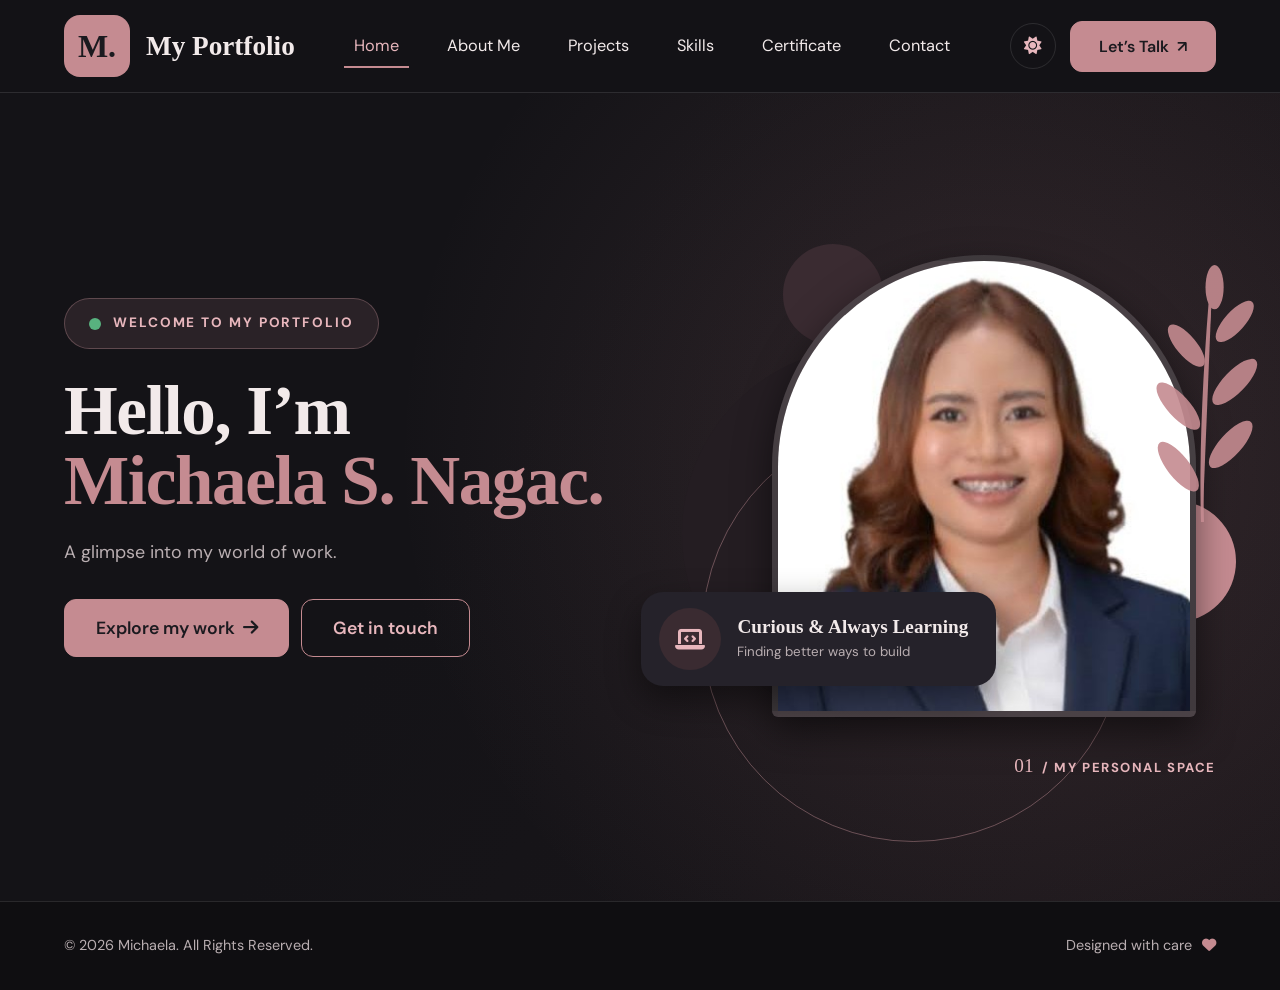
<file: index.html>
<!DOCTYPE html>
<html lang="en">
<head>
<meta charset="UTF-8"><meta name="viewport" content="width=device-width,initial-scale=1">
<title>Portfolio</title><script>try{document.documentElement.dataset.theme=localStorage.getItem("pf_theme")||"dark"}catch(e){document.documentElement.dataset.theme="dark"}</script><meta name="description" content="">
<meta name="view-transition" content="same-origin">
<link rel="preconnect" href="https://fonts.googleapis.com"><link rel="preconnect" href="https://fonts.gstatic.com" crossorigin>
<link href="https://fonts.googleapis.com/css2?family=DM+Sans:wght@400;500;600&family=Fraunces:opsz,wght@9..144,400;9..144,500&display=swap" rel="stylesheet">
<link rel="stylesheet" href="https://cdnjs.cloudflare.com/ajax/libs/font-awesome/6.5.1/css/all.min.css">
<link rel="stylesheet" href="assets/css/style.css?v=2">
</head>
<body>
<header class="nav"><div class="wrap">
  <a href="index.html" class="brand"><span class="mark" id="logoMark">M.</span><span class="logo" id="logoText">My Portfolio</span></a>
  <button class="burger" id="burger" aria-label="Open menu" aria-expanded="false"><i class="fa-solid fa-bars"></i></button>
  <ul class="links" id="links">
    <li><a href="index.html">Home</a></li>
    <li data-s="about"><a href="about.html">About Me</a></li>
    <li data-s="projects"><a href="projects.html">Projects</a></li>
    <li data-s="skills"><a href="skills.html">Skills</a></li>
    <li data-s="certs"><a href="certificate.html">Certificate</a></li>
    <li data-s="contact"><a href="contact.html">Contact</a></li>
  </ul>
  <div class="navend"><button class="theme" id="theme" aria-label="Switch to light theme"><i class="fa-solid fa-sun"></i></button><a class="btn talk" href="contact.html" data-s="contact">Let’s Talk <span aria-hidden="true">↗</span></a></div>
</div></header>
<main>
<section class="hero" id="home"><div class="wrap">
  <div class="in">
    <span class="pill"><i class="dot"></i><span id="hWelcome">Welcome to my portfolio</span></span>
    <h1><span class="hi">Hello, I’m</span><span class="nm" id="hName"></span></h1>
    <p class="role" id="hTitle"></p><p class="tagline" id="hTag"></p>
    <div class="cta"><a class="btn" href="projects.html" data-s="projects">Explore my work <i class="fa-solid fa-arrow-right"></i></a><a class="btn ghost" href="contact.html" data-s="contact">Get in touch</a></div>
  </div>
  <div class="in stage">
    <i class="blob"></i><i class="dot1"></i><i class="dot2"></i><i class="ring"></i>
    <svg class="leaf" viewBox="0 0 120 260" aria-hidden="true"><g fill="#C58B91"><path d="M62 255C60 190 64 100 72 8" stroke="#C58B91" stroke-width="3" fill="none"/>
      <ellipse cx="38" cy="200" rx="11" ry="30" transform="rotate(-38 38 200)"/><ellipse cx="90" cy="178" rx="11" ry="30" transform="rotate(42 90 178)"/>
      <ellipse cx="38" cy="140" rx="11" ry="30" transform="rotate(-42 38 140)"/><ellipse cx="94" cy="116" rx="11" ry="30" transform="rotate(44 94 116)"/>
      <ellipse cx="46" cy="80" rx="10" ry="26" transform="rotate(-40 46 80)"/><ellipse cx="94" cy="56" rx="10" ry="26" transform="rotate(42 94 56)"/><ellipse cx="74" cy="22" rx="9" ry="22"/></g></svg>
    <div class="arch" id="hPhoto"></div>
    <div class="float"><span class="ic"><i class="fa-solid fa-laptop-code"></i></span><div><strong id="hBadge"></strong><small id="hBadgeSub"></small></div></div>
    <p class="space"><b>01</b> / My personal space</p>
  </div>
</div></section>
</main>
<footer><div class="wrap foot"><span id="foot"></span><span>Designed with care <i class="fa-solid fa-heart"></i></span></div></footer>
<div class="modal big" id="modal" role="dialog" aria-modal="true"><div class="box"><button class="x" id="mx" aria-label="Close">✕</button><div id="mBody"></div></div></div>
<script src="assets/js/storage.js"></script><script>Store.init().then(()=>{const s=document.createElement("script");s.src="assets/js/main.js";document.body.append(s)})</script>
</body></html>
</file>
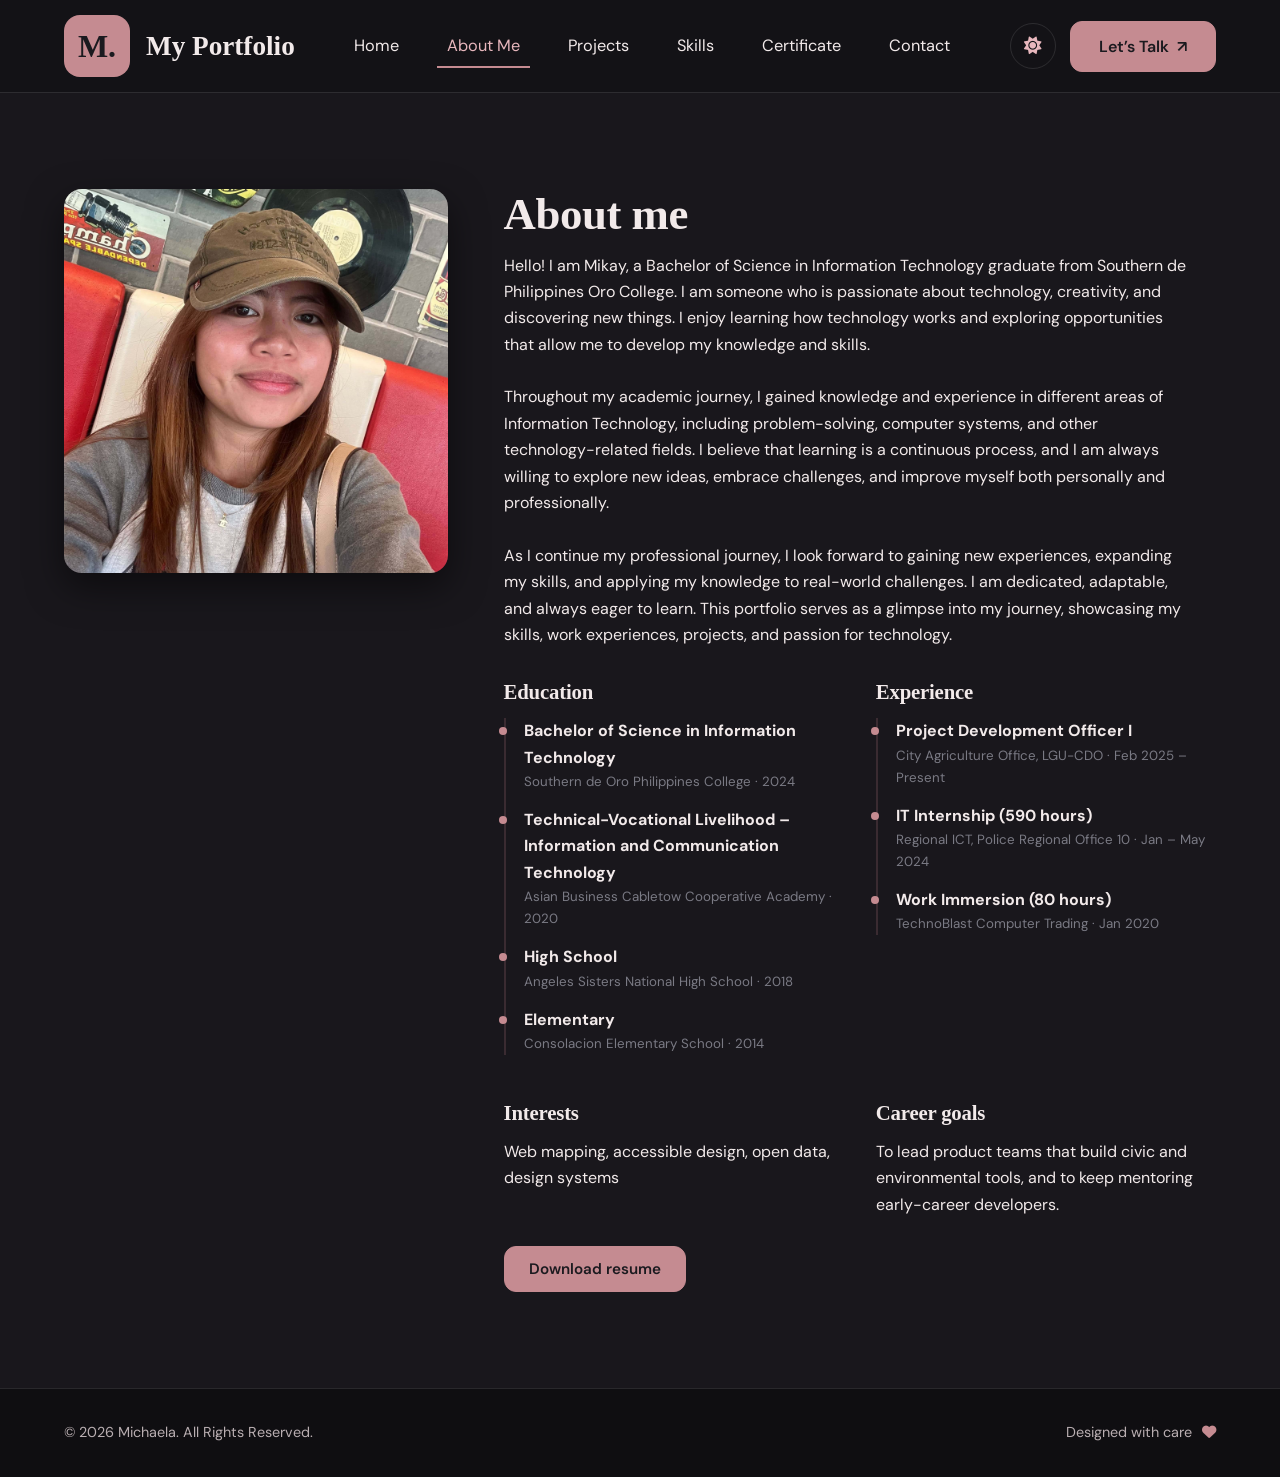
<file: about.html>
<!DOCTYPE html>
<html lang="en">
<head>
<meta charset="UTF-8"><meta name="viewport" content="width=device-width,initial-scale=1">
<title>About Me</title><script>try{document.documentElement.dataset.theme=localStorage.getItem("pf_theme")||"dark"}catch(e){document.documentElement.dataset.theme="dark"}</script><meta name="description" content="About the person behind this portfolio.">
<meta name="view-transition" content="same-origin">
<link rel="preconnect" href="https://fonts.googleapis.com"><link rel="preconnect" href="https://fonts.gstatic.com" crossorigin>
<link href="https://fonts.googleapis.com/css2?family=DM+Sans:wght@400;500;600&family=Fraunces:opsz,wght@9..144,400;9..144,500&display=swap" rel="stylesheet">
<link rel="stylesheet" href="https://cdnjs.cloudflare.com/ajax/libs/font-awesome/6.5.1/css/all.min.css">
<link rel="stylesheet" href="assets/css/style.css?v=2">
</head>
<body data-page-title="About Me">
<header class="nav"><div class="wrap">
  <a href="index.html" class="brand"><span class="mark" id="logoMark">M.</span><span class="logo" id="logoText">My Portfolio</span></a>
  <button class="burger" id="burger" aria-label="Open menu" aria-expanded="false"><i class="fa-solid fa-bars"></i></button>
  <ul class="links" id="links">
    <li><a href="index.html">Home</a></li>
    <li data-s="about"><a href="about.html">About Me</a></li>
    <li data-s="projects"><a href="projects.html">Projects</a></li>
    <li data-s="skills"><a href="skills.html">Skills</a></li>
    <li data-s="certs"><a href="certificate.html">Certificate</a></li>
    <li data-s="contact"><a href="contact.html">Contact</a></li>
  </ul>
  <div class="navend"><button class="theme" id="theme" aria-label="Switch to light theme"><i class="fa-solid fa-sun"></i></button><a class="btn talk" href="contact.html" data-s="contact">Let’s Talk <span aria-hidden="true">↗</span></a></div>
</div></header>
<main>
<section class="about" id="about" data-s="about"><div class="wrap"><div class="grid">
  <div class="photo" id="aPhoto" data-reveal style="--i:0"></div>
  <div data-reveal style="--i:1"><h2>About me</h2><p id="aBio" style="max-width:62ch"></p>
    <div class="cols"><div><h3>Education</h3><ul class="tl" id="aEdu"></ul></div><div><h3>Experience</h3><ul class="tl" id="aExp"></ul></div></div>
    <div class="cols"><div><h3>Interests</h3><p id="aInt"></p></div><div><h3>Career goals</h3><p id="aGoal"></p></div></div>
    <p style="margin-top:28px"><a class="btn" id="aResume" href="#">Download resume</a></p></div>
</div></div></section>
</main>
<footer><div class="wrap foot"><span id="foot"></span><span>Designed with care <i class="fa-solid fa-heart"></i></span></div></footer>
<div class="modal big" id="modal" role="dialog" aria-modal="true"><div class="box"><button class="x" id="mx" aria-label="Close">✕</button><div id="mBody"></div></div></div>
<script src="assets/js/storage.js"></script><script>Store.init().then(()=>{const s=document.createElement("script");s.src="assets/js/main.js";document.body.append(s)})</script>
</body></html>
</file>
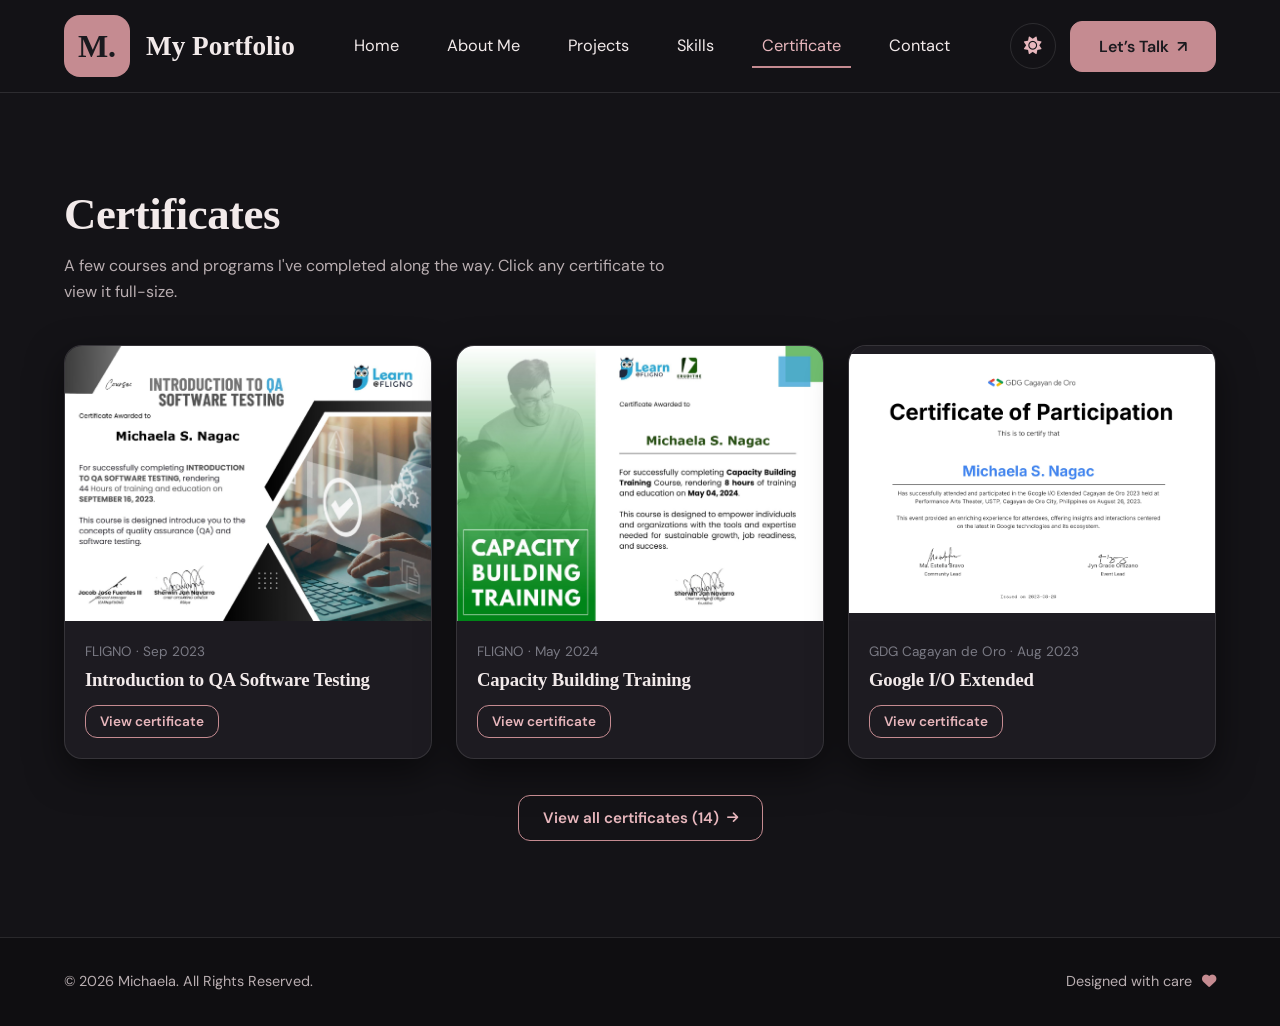
<file: certificate.html>
<!DOCTYPE html>
<html lang="en">
<head>
<meta charset="UTF-8"><meta name="viewport" content="width=device-width,initial-scale=1">
<title>Certificate</title><script>try{document.documentElement.dataset.theme=localStorage.getItem("pf_theme")||"dark"}catch(e){document.documentElement.dataset.theme="dark"}</script><meta name="description" content="Training and credentials.">
<meta name="view-transition" content="same-origin">
<link rel="preconnect" href="https://fonts.googleapis.com"><link rel="preconnect" href="https://fonts.gstatic.com" crossorigin>
<link href="https://fonts.googleapis.com/css2?family=DM+Sans:wght@400;500;600&family=Fraunces:opsz,wght@9..144,400;9..144,500&display=swap" rel="stylesheet">
<link rel="stylesheet" href="https://cdnjs.cloudflare.com/ajax/libs/font-awesome/6.5.1/css/all.min.css">
<link rel="stylesheet" href="assets/css/style.css?v=2">
</head>
<body data-page-title="Certificate">
<header class="nav"><div class="wrap">
  <a href="index.html" class="brand"><span class="mark" id="logoMark">M.</span><span class="logo" id="logoText">My Portfolio</span></a>
  <button class="burger" id="burger" aria-label="Open menu" aria-expanded="false"><i class="fa-solid fa-bars"></i></button>
  <ul class="links" id="links">
    <li><a href="index.html">Home</a></li>
    <li data-s="about"><a href="about.html">About Me</a></li>
    <li data-s="projects"><a href="projects.html">Projects</a></li>
    <li data-s="skills"><a href="skills.html">Skills</a></li>
    <li data-s="certs"><a href="certificate.html">Certificate</a></li>
    <li data-s="contact"><a href="contact.html">Contact</a></li>
  </ul>
  <div class="navend"><button class="theme" id="theme" aria-label="Switch to light theme"><i class="fa-solid fa-sun"></i></button><a class="btn talk" href="contact.html" data-s="contact">Let’s Talk <span aria-hidden="true">↗</span></a></div>
</div></header>
<main>
<section id="certs" data-s="certs"><div class="wrap"><h2 data-reveal>Certificates</h2><p class="lead" data-reveal style="--i:1">A few courses and programs I've completed along the way. Click any certificate to view it full-size.</p><div class="grid3" id="cGrid"></div><div class="more" id="cMore" hidden></div></div></section>
</main>
<footer><div class="wrap foot"><span id="foot"></span><span>Designed with care <i class="fa-solid fa-heart"></i></span></div></footer>
<div class="modal big" id="modal" role="dialog" aria-modal="true"><div class="box"><button class="x" id="mx" aria-label="Close">✕</button><div id="mBody"></div></div></div>
<script src="assets/js/storage.js"></script><script>Store.init().then(()=>{const s=document.createElement("script");s.src="assets/js/main.js";document.body.append(s)})</script>
</body></html>
</file>
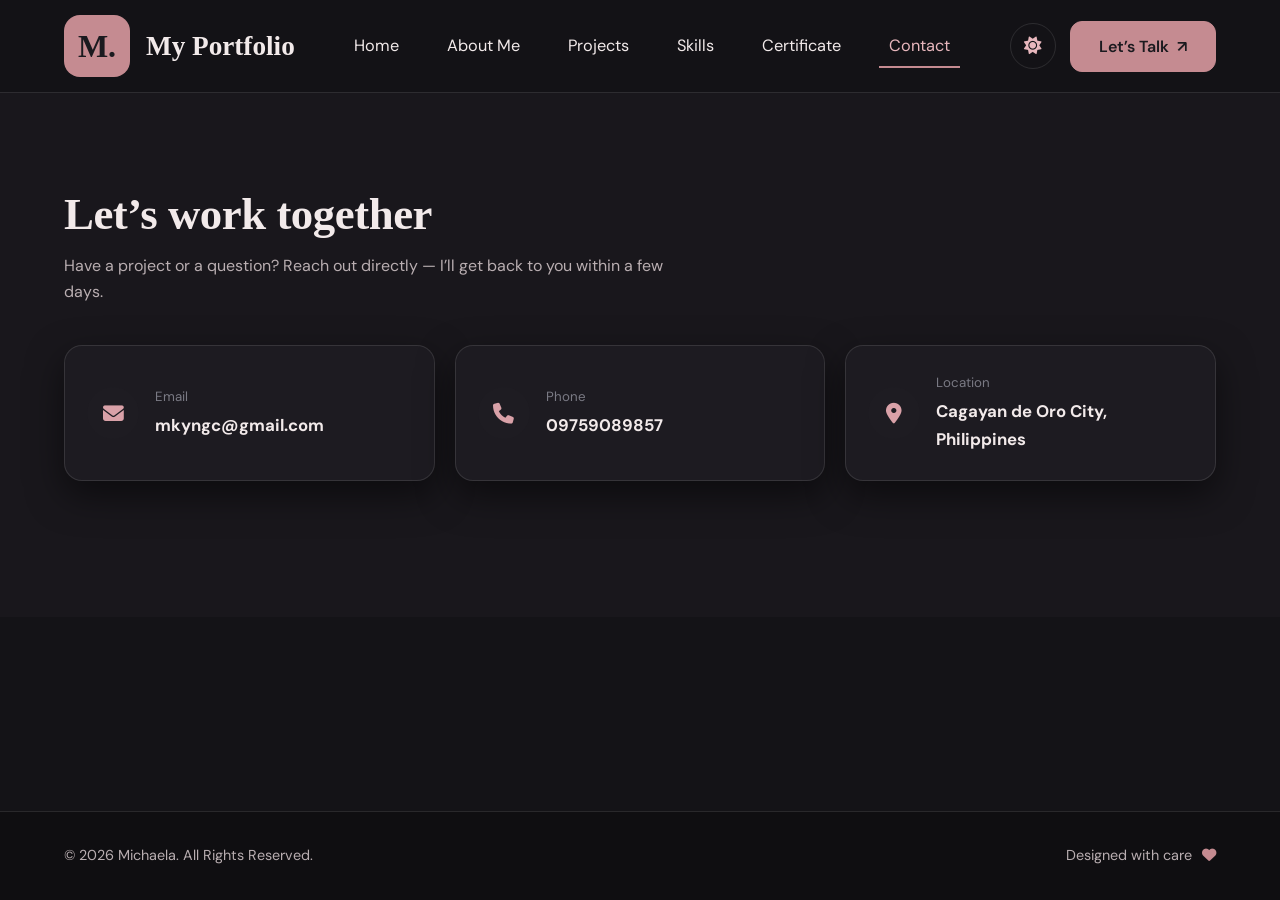
<file: contact.html>
<!DOCTYPE html>
<html lang="en">
<head>
<meta charset="UTF-8"><meta name="viewport" content="width=device-width,initial-scale=1">
<title>Contact</title><script>try{document.documentElement.dataset.theme=localStorage.getItem("pf_theme")||"dark"}catch(e){document.documentElement.dataset.theme="dark"}</script><meta name="description" content="Get in touch.">
<meta name="view-transition" content="same-origin">
<link rel="preconnect" href="https://fonts.googleapis.com"><link rel="preconnect" href="https://fonts.gstatic.com" crossorigin>
<link href="https://fonts.googleapis.com/css2?family=DM+Sans:wght@400;500;600&family=Fraunces:opsz,wght@9..144,400;9..144,500&display=swap" rel="stylesheet">
<link rel="stylesheet" href="https://cdnjs.cloudflare.com/ajax/libs/font-awesome/6.5.1/css/all.min.css">
<link rel="stylesheet" href="assets/css/style.css?v=2">
</head>
<body data-page-title="Contact">
<header class="nav"><div class="wrap">
  <a href="index.html" class="brand"><span class="mark" id="logoMark">M.</span><span class="logo" id="logoText">My Portfolio</span></a>
  <button class="burger" id="burger" aria-label="Open menu" aria-expanded="false"><i class="fa-solid fa-bars"></i></button>
  <ul class="links" id="links">
    <li><a href="index.html">Home</a></li>
    <li data-s="about"><a href="about.html">About Me</a></li>
    <li data-s="projects"><a href="projects.html">Projects</a></li>
    <li data-s="skills"><a href="skills.html">Skills</a></li>
    <li data-s="certs"><a href="certificate.html">Certificate</a></li>
    <li data-s="contact"><a href="contact.html">Contact</a></li>
  </ul>
  <div class="navend"><button class="theme" id="theme" aria-label="Switch to light theme"><i class="fa-solid fa-sun"></i></button><a class="btn talk" href="contact.html" data-s="contact">Let’s Talk <span aria-hidden="true">↗</span></a></div>
</div></header>
<main>
<section class="contact" id="contact" data-s="contact"><div class="wrap">
  <div class="c-head" data-reveal><h2>Let’s work together</h2><p class="lead" style="margin-bottom:0">Have a project or a question? Reach out directly — I’ll get back to you within a few days.</p></div>
  <div class="c-cards">
    <a class="c-card" id="cEmail" href="#" data-reveal style="--i:0"><span class="c-ic"><i class="fa-solid fa-envelope"></i></span><div><small>Email</small><strong id="cEmailText">—</strong></div></a>
    <a class="c-card" id="cPhone" href="#" data-reveal style="--i:1"><span class="c-ic"><i class="fa-solid fa-phone"></i></span><div><small>Phone</small><strong id="cPhoneText">—</strong></div></a>
    <div class="c-card" data-reveal style="--i:2"><span class="c-ic"><i class="fa-solid fa-location-dot"></i></span><div><small>Location</small><strong id="cLocText">—</strong></div></div>
  </div>
  <div class="socials" id="cSocials" data-reveal style="--i:3"></div>
</div></section>
</main>
<footer><div class="wrap foot"><span id="foot"></span><span>Designed with care <i class="fa-solid fa-heart"></i></span></div></footer>
<div class="modal big" id="modal" role="dialog" aria-modal="true"><div class="box"><button class="x" id="mx" aria-label="Close">✕</button><div id="mBody"></div></div></div>
<script src="assets/js/storage.js"></script><script>Store.init().then(()=>{const s=document.createElement("script");s.src="assets/js/main.js";document.body.append(s)})</script>
</body></html>
</file>
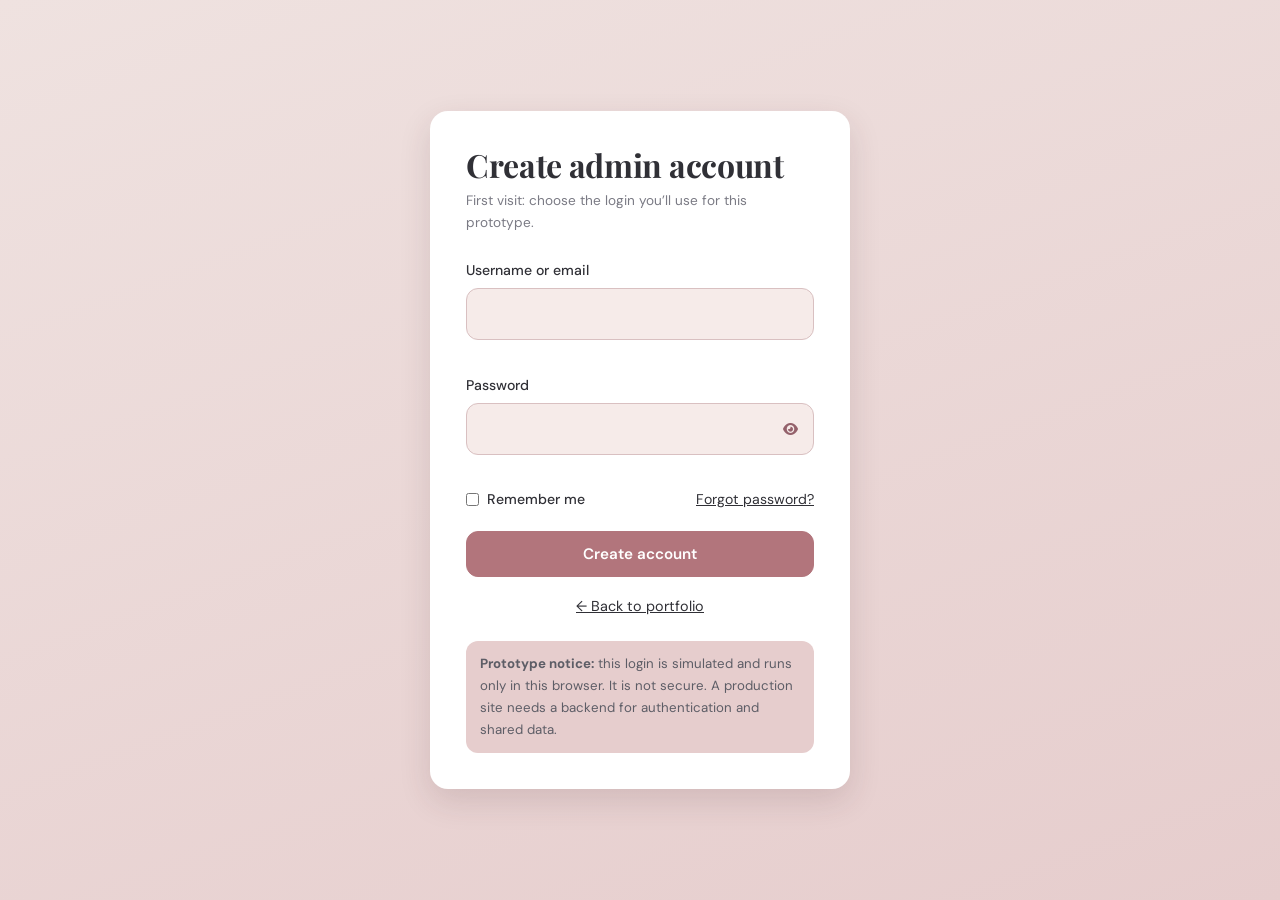
<file: login.html>
<!DOCTYPE html>
<html lang="en"><head><meta charset="UTF-8"><meta name="viewport" content="width=device-width,initial-scale=1"><title>Admin login</title>
<link href="https://fonts.googleapis.com/css2?family=DM+Sans:wght@400;500;600&family=Playfair+Display:wght@500;700&display=swap" rel="stylesheet">
<link rel="stylesheet" href="https://cdnjs.cloudflare.com/ajax/libs/font-awesome/6.5.1/css/all.min.css">
<link rel="stylesheet" href="assets/css/style.css">
<style>body{display:grid;place-items:center;min-height:100vh;padding:20px;background:linear-gradient(160deg,var(--cream),var(--blush))}
.lg{width:min(420px,100%);background:#fff;border-radius:var(--r);box-shadow:var(--sh);padding:36px}.lg h1{font-size:2rem;margin-bottom:6px}
.pw{position:relative}.pw button{position:absolute;right:8px;top:50%;transform:translateY(-50%);background:none;border:0;cursor:pointer;color:var(--mauve);padding:8px}
.row{display:flex;justify-content:space-between;align-items:center;font-size:.88rem;margin:4px 0 20px}.row label{display:flex;gap:8px;align-items:center;margin:0}.row input{width:auto}
.note{background:var(--blush);border-radius:12px;padding:12px 14px;font-size:.83rem;margin-top:22px;color:#5d5d66}</style></head>
<body><main class="lg">
<h1 id="t">Admin login</h1><p class="meta" id="s" style="margin-bottom:24px"></p>
<form id="f" novalidate>
 <div class="f"><label for="u">Username or email</label><input id="u" autocomplete="username"><div class="err"></div></div>
 <div class="f"><label for="p">Password</label><div class="pw"><input id="p" type="password" autocomplete="current-password"><button type="button" id="eye" aria-label="Show password"><i class="fa-solid fa-eye"></i></button></div><div class="err"></div></div>
 <div class="row"><label><input type="checkbox" id="r"> Remember me</label><a href="#" id="forgot">Forgot password?</a></div>
 <button class="btn" style="width:100%;justify-content:center" id="b">Log in</button>
</form>
<p style="text-align:center;margin-top:18px;font-size:.9rem"><a href="index.html">← Back to portfolio</a></p>
<p class="note"><strong>Prototype notice:</strong> this login is simulated and runs only in this browser. It is not secure. A production site needs a backend for authentication and shared data.</p>
</main>
<div id="toasts"></div>
<script src="assets/js/storage.js"></script><script src="assets/js/auth.js"></script>
<script>
if (Auth.session()) location.replace('admin/dashboard.html');
let setup = !Auth.hasAccount();
const paint = () => { $('#t').textContent = setup ? 'Create admin account' : 'Admin login'; $('#s').textContent = setup ? 'First visit: choose the login you’ll use for this prototype.' : 'Sign in to manage your portfolio.'; $('#b').textContent = setup ? 'Create account' : 'Log in'; $('#p').autocomplete = setup ? 'new-password' : 'current-password'; };
paint();
$('#eye').onclick = () => { const p = $('#p'), show = p.type === 'password'; p.type = show ? 'text' : 'password'; $('#eye').innerHTML = `<i class="fa-solid fa-eye${show ? '-slash' : ''}"></i>`; $('#eye').setAttribute('aria-label', show ? 'Hide password' : 'Show password'); };
$('#forgot').onclick = e => { e.preventDefault(); if (confirm('Without a backend, passwords can’t be emailed. Reset this prototype account? Your portfolio content is kept, and you’ll create a new login.')) { Auth.resetAccount(); setup = true; paint(); toast('Account reset. Create a new login.'); } };
$('#f').onsubmit = async e => {
  e.preventDefault(); const u = $('#u'), p = $('#p'); let ok = true;
  const chk = (el, bad, msg) => { el.classList.toggle('bad', bad); (el.closest('.f')).querySelector('.err').textContent = bad ? msg : ''; if (bad) ok = false; };
  chk(u, u.value.trim().length < 3, 'Enter at least 3 characters.'); chk(p, setup ? p.value.length < 10 : !p.value, setup ? 'Use at least 10 characters.' : 'Enter your password.');
  if (!ok) return;
  const b = $('#b'); b.disabled = true; b.textContent = 'Please wait…';
  if (setup) { await Auth.register(u.value.trim(), p.value); setup = false; }
  if (await Auth.login(u.value.trim(), p.value, $('#r').checked)) location.href = 'admin/dashboard.html';
  else { toast('Incorrect username or password.', 'err'); b.disabled = false; paint(); }
};
</script></body></html>
</file>
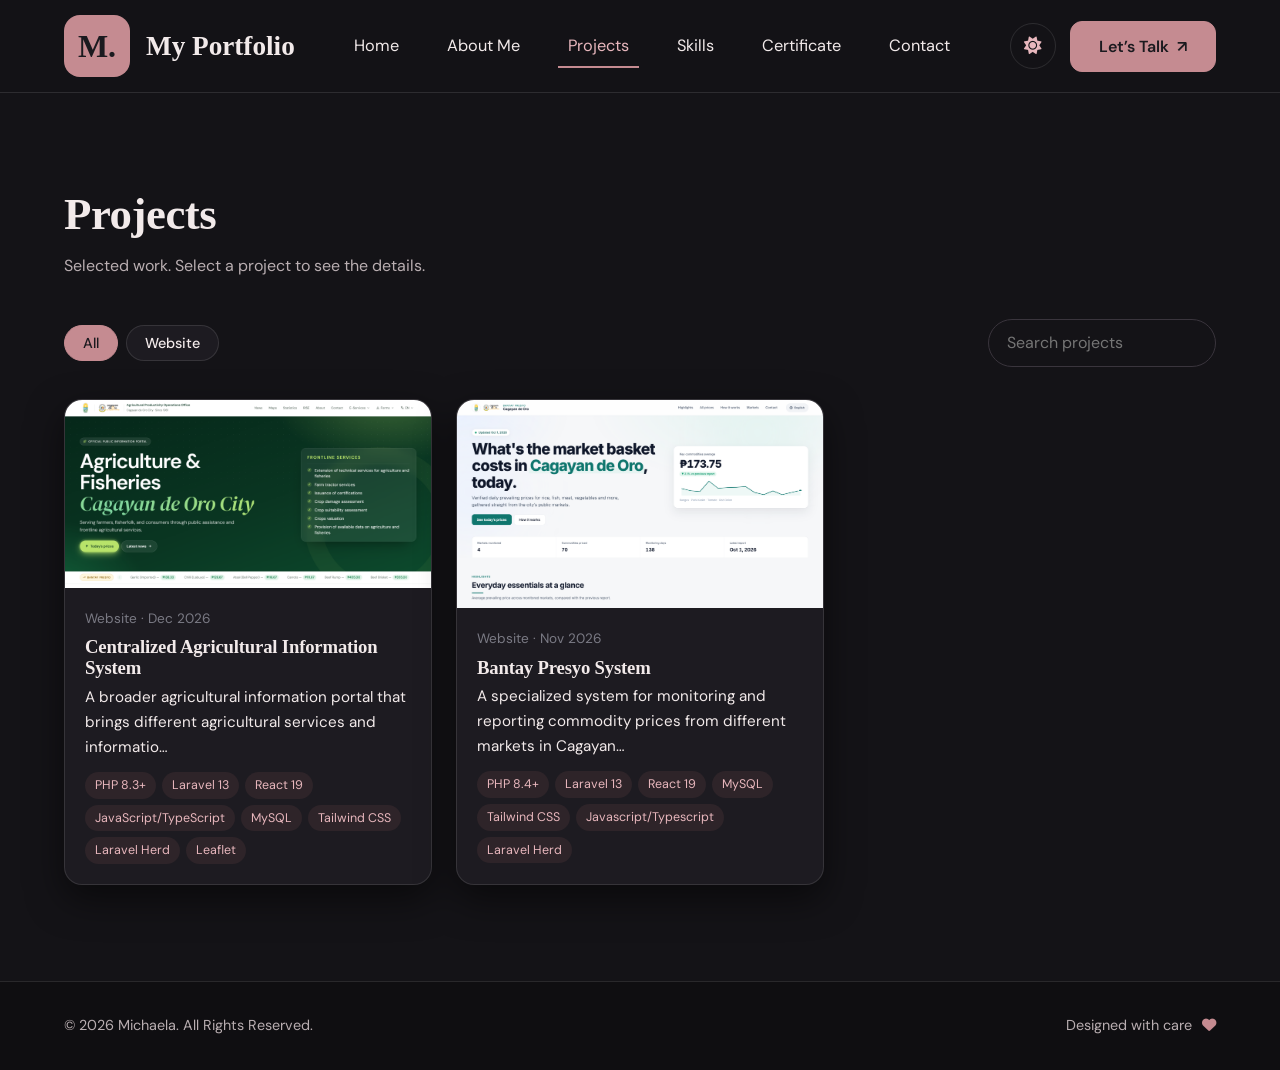
<file: projects.html>
<!DOCTYPE html>
<html lang="en">
<head>
<meta charset="UTF-8"><meta name="viewport" content="width=device-width,initial-scale=1">
<title>Projects</title><script>try{document.documentElement.dataset.theme=localStorage.getItem("pf_theme")||"dark"}catch(e){document.documentElement.dataset.theme="dark"}</script><meta name="description" content="Selected projects and work.">
<meta name="view-transition" content="same-origin">
<link rel="preconnect" href="https://fonts.googleapis.com"><link rel="preconnect" href="https://fonts.gstatic.com" crossorigin>
<link href="https://fonts.googleapis.com/css2?family=DM+Sans:wght@400;500;600&family=Fraunces:opsz,wght@9..144,400;9..144,500&display=swap" rel="stylesheet">
<link rel="stylesheet" href="https://cdnjs.cloudflare.com/ajax/libs/font-awesome/6.5.1/css/all.min.css">
<link rel="stylesheet" href="assets/css/style.css?v=2">
</head>
<body data-page-title="Projects">
<header class="nav"><div class="wrap">
  <a href="index.html" class="brand"><span class="mark" id="logoMark">M.</span><span class="logo" id="logoText">My Portfolio</span></a>
  <button class="burger" id="burger" aria-label="Open menu" aria-expanded="false"><i class="fa-solid fa-bars"></i></button>
  <ul class="links" id="links">
    <li><a href="index.html">Home</a></li>
    <li data-s="about"><a href="about.html">About Me</a></li>
    <li data-s="projects"><a href="projects.html">Projects</a></li>
    <li data-s="skills"><a href="skills.html">Skills</a></li>
    <li data-s="certs"><a href="certificate.html">Certificate</a></li>
    <li data-s="contact"><a href="contact.html">Contact</a></li>
  </ul>
  <div class="navend"><button class="theme" id="theme" aria-label="Switch to light theme"><i class="fa-solid fa-sun"></i></button><a class="btn talk" href="contact.html" data-s="contact">Let’s Talk <span aria-hidden="true">↗</span></a></div>
</div></header>
<main>
<section id="projects" data-s="projects"><div class="wrap"><h2 data-reveal>Projects</h2><p class="lead" data-reveal style="--i:1">Selected work. Select a project to see the details.</p>
  <div class="tools"><div id="pCats" style="display:flex;gap:8px;flex-wrap:wrap"></div><input class="search" id="pSearch" type="search" placeholder="Search projects" aria-label="Search projects"></div>
  <div class="grid3" id="pGrid"></div><div class="more" id="pMore" hidden></div></div></section>
</main>
<footer><div class="wrap foot"><span id="foot"></span><span>Designed with care <i class="fa-solid fa-heart"></i></span></div></footer>
<div class="modal big" id="modal" role="dialog" aria-modal="true"><div class="box"><button class="x" id="mx" aria-label="Close">✕</button><div id="mBody"></div></div></div>
<script src="assets/js/storage.js"></script><script>Store.init().then(()=>{const s=document.createElement("script");s.src="assets/js/main.js";document.body.append(s)})</script>
</body></html>
</file>
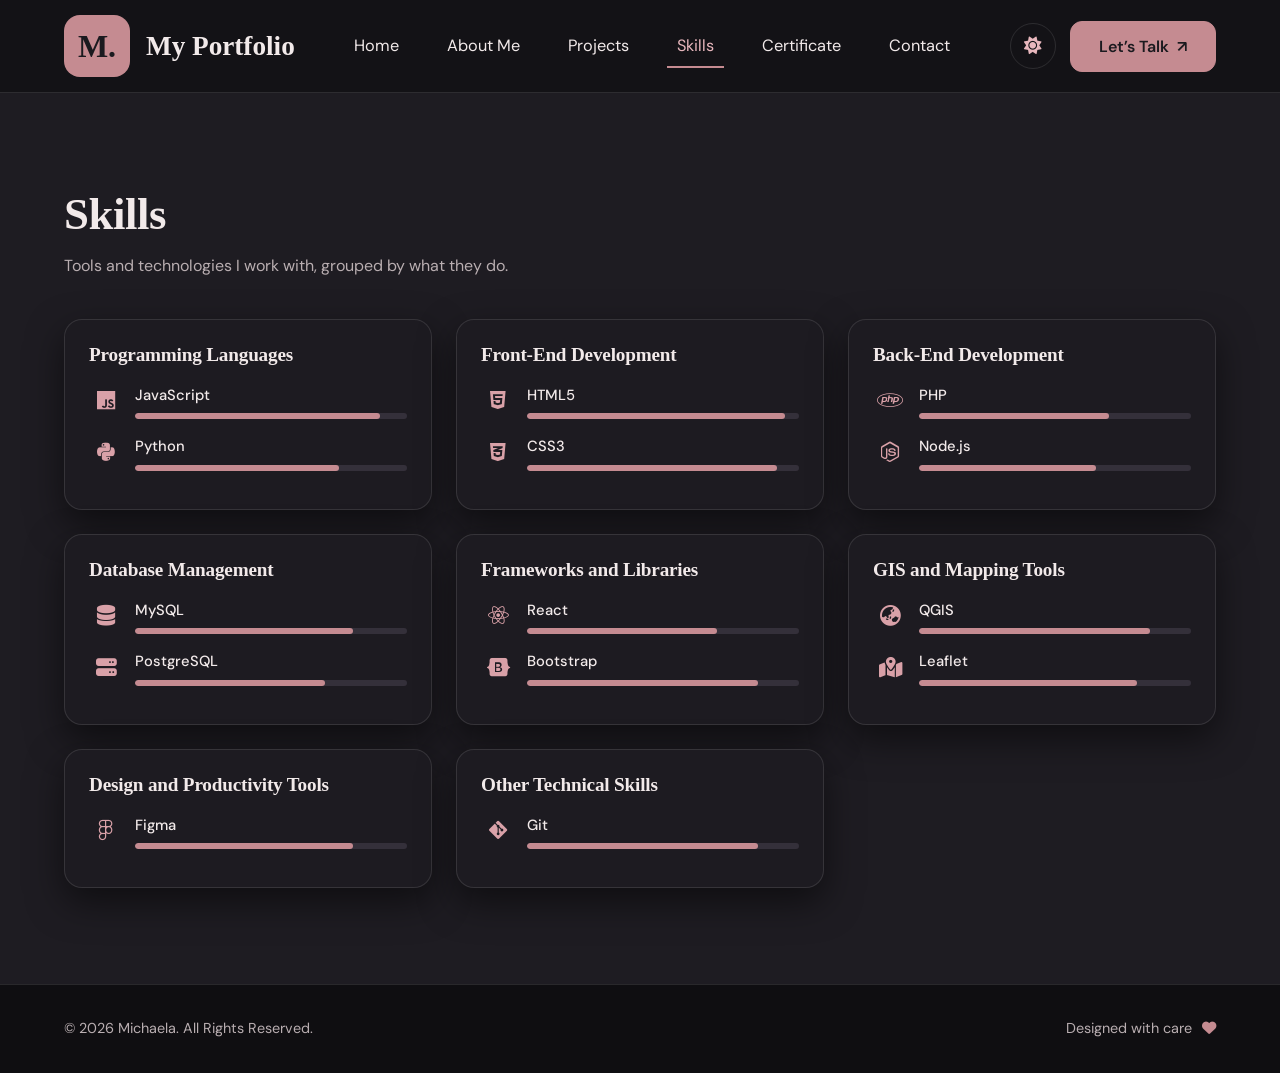
<file: skills.html>
<!DOCTYPE html>
<html lang="en">
<head>
<meta charset="UTF-8"><meta name="viewport" content="width=device-width,initial-scale=1">
<title>Skills</title><script>try{document.documentElement.dataset.theme=localStorage.getItem("pf_theme")||"dark"}catch(e){document.documentElement.dataset.theme="dark"}</script><meta name="description" content="Tools and technologies I work with.">
<meta name="view-transition" content="same-origin">
<link rel="preconnect" href="https://fonts.googleapis.com"><link rel="preconnect" href="https://fonts.gstatic.com" crossorigin>
<link href="https://fonts.googleapis.com/css2?family=DM+Sans:wght@400;500;600&family=Fraunces:opsz,wght@9..144,400;9..144,500&display=swap" rel="stylesheet">
<link rel="stylesheet" href="https://cdnjs.cloudflare.com/ajax/libs/font-awesome/6.5.1/css/all.min.css">
<link rel="stylesheet" href="assets/css/style.css?v=2">
</head>
<body data-page-title="Skills">
<header class="nav"><div class="wrap">
  <a href="index.html" class="brand"><span class="mark" id="logoMark">M.</span><span class="logo" id="logoText">My Portfolio</span></a>
  <button class="burger" id="burger" aria-label="Open menu" aria-expanded="false"><i class="fa-solid fa-bars"></i></button>
  <ul class="links" id="links">
    <li><a href="index.html">Home</a></li>
    <li data-s="about"><a href="about.html">About Me</a></li>
    <li data-s="projects"><a href="projects.html">Projects</a></li>
    <li data-s="skills"><a href="skills.html">Skills</a></li>
    <li data-s="certs"><a href="certificate.html">Certificate</a></li>
    <li data-s="contact"><a href="contact.html">Contact</a></li>
  </ul>
  <div class="navend"><button class="theme" id="theme" aria-label="Switch to light theme"><i class="fa-solid fa-sun"></i></button><a class="btn talk" href="contact.html" data-s="contact">Let’s Talk <span aria-hidden="true">↗</span></a></div>
</div></header>
<main>
<section id="skills" data-s="skills" style="background:var(--blush)"><div class="wrap"><h2 data-reveal>Skills</h2><p class="lead" data-reveal style="--i:1">Tools and technologies I work with, grouped by what they do.</p><div class="grid3" id="sGrid"></div></div></section>
</main>
<footer><div class="wrap foot"><span id="foot"></span><span>Designed with care <i class="fa-solid fa-heart"></i></span></div></footer>
<div class="modal big" id="modal" role="dialog" aria-modal="true"><div class="box"><button class="x" id="mx" aria-label="Close">✕</button><div id="mBody"></div></div></div>
<script src="assets/js/storage.js"></script><script>Store.init().then(()=>{const s=document.createElement("script");s.src="assets/js/main.js";document.body.append(s)})</script>
</body></html>
</file>
<file: assets/css/style.css>
:root{--rose:#C58B91;--blush:#F5E8E8;--cream:#FAF7F2;--mauve:#A77B83;--ink:#303036;--white:#fff;--line:rgba(48,48,54,.1);--sh:0 10px 30px rgba(48,48,54,.07);--r:18px}
*{box-sizing:border-box;margin:0;padding:0}
html{scroll-behavior:smooth;scroll-padding-top:80px}
body{font-family:'DM Sans',system-ui,sans-serif;background:var(--cream);color:var(--ink);line-height:1.65;-webkit-font-smoothing:antialiased}
h1,h2,h3{font-family:'Playfair Display',Georgia,serif;font-weight:500;line-height:1.15;letter-spacing:-.01em}
a{color:inherit}img{max-width:100%;display:block}
:focus-visible{outline:2px solid var(--mauve);outline-offset:3px}
.wrap{width:min(1120px,92%);margin:0 auto}
section{padding:96px 0}
section h2{font-size:clamp(2rem,4vw,2.8rem);margin-bottom:12px}
.lead{max-width:56ch;color:#5d5d66;margin-bottom:40px}
.btn{display:inline-flex;align-items:center;gap:8px;padding:12px 24px;border-radius:999px;border:1.5px solid var(--rose);background:var(--rose);color:#fff;font:600 .95rem 'DM Sans';cursor:pointer;text-decoration:none;transition:background .2s,transform .2s}
.btn:hover{background:var(--mauve);border-color:var(--mauve);transform:translateY(-2px)}
.btn.ghost{background:transparent;color:var(--mauve)}.btn.ghost:hover{background:var(--blush);color:var(--ink)}
.btn.sm{padding:7px 14px;font-size:.85rem}.btn.danger{background:#fff;color:#b04a54;border-color:#e7c3c7}.btn.danger:hover{background:#b04a54;color:#fff}
.nav{position:sticky;top:0;z-index:50;background:rgba(250,247,242,.88);backdrop-filter:blur(10px);border-bottom:1px solid var(--line)}
.nav .wrap{display:flex;align-items:center;justify-content:space-between;height:68px}
.logo{font:500 1.3rem 'Playfair Display',serif;text-decoration:none}
.links{display:flex;gap:28px;list-style:none}
.links a{text-decoration:none;font-size:.95rem;padding:6px 0;border-bottom:2px solid transparent;transition:border-color .2s,color .2s}
.links a:hover,.links a.active{border-color:var(--rose);color:var(--mauve)}
.burger{display:none;background:none;border:0;font-size:1.4rem;cursor:pointer;color:var(--ink)}
.hero{padding:72px 0 96px}
.hero .wrap{display:grid;grid-template-columns:1.15fr .85fr;gap:56px;align-items:center}
.hero h1{font-size:clamp(2.8rem,7vw,5.2rem);margin-bottom:16px}
.hero .role{font-size:1.2rem;color:var(--mauve);margin-bottom:12px;font-weight:500}
.hero p.tagline{max-width:46ch;color:#55555d;font-size:1.1rem;margin-bottom:32px}
.cta{display:flex;flex-wrap:wrap;gap:12px;margin-bottom:32px}
.socials{display:flex;gap:10px}
.socials a{width:42px;height:42px;display:grid;place-items:center;border-radius:50%;background:var(--white);border:1px solid var(--line);color:var(--mauve);text-decoration:none;transition:.2s}
.socials a:hover{background:var(--rose);color:#fff}
.photo{aspect-ratio:4/5;border-radius:999px 999px var(--r) var(--r);background:linear-gradient(160deg,var(--blush),#EBD3D6);overflow:hidden;box-shadow:var(--sh);display:grid;place-items:center;font:500 6rem 'Playfair Display',serif;color:var(--rose)}
.photo img{width:100%;height:100%;object-fit:cover}
.hero .in{animation:rise .8s cubic-bezier(.2,.7,.2,1) both}.hero .in:nth-child(2){animation-delay:.12s}
@keyframes rise{from{opacity:0;transform:translateY(18px)}}
@media(prefers-reduced-motion:reduce){*{animation:none!important;transition:none!important;scroll-behavior:auto!important}}
.about{background:var(--white)}
.about .grid{display:grid;grid-template-columns:.7fr 1.3fr;gap:56px;align-items:start}
.about .photo{border-radius:var(--r);aspect-ratio:1;font-size:4rem}
.cols{display:grid;grid-template-columns:1fr 1fr;gap:32px;margin-top:32px}
.cols h3{font-size:1.3rem;margin-bottom:14px}
.tl{list-style:none;border-left:2px solid var(--blush);padding-left:18px}
.tl li{margin-bottom:14px;position:relative}.tl li::before{content:'';position:absolute;left:-25px;top:9px;width:8px;height:8px;border-radius:50%;background:var(--rose)}
.tl small{display:block;color:#7a7a84}
.tools{display:flex;flex-wrap:wrap;gap:12px;align-items:center;margin-bottom:32px}
.chip{padding:8px 18px;border-radius:999px;border:1px solid var(--line);background:var(--white);cursor:pointer;font:500 .9rem 'DM Sans';transition:.2s}
.chip.on,.chip:hover{background:var(--rose);color:#fff;border-color:var(--rose)}
.search{margin-left:auto;padding:10px 18px;border-radius:999px;border:1px solid var(--line);background:var(--white);font:inherit;min-width:220px;width:auto}
.grid3{display:grid;grid-template-columns:repeat(auto-fill,minmax(300px,1fr));gap:24px}
.card{background:var(--white);border:1px solid var(--line);border-radius:var(--r);overflow:hidden;box-shadow:var(--sh);transition:transform .25s}
.proj,.cert{cursor:pointer}.proj:hover,.cert:hover{transform:translateY(-4px)}
.proj img{width:100%;height:auto;aspect-ratio:auto;object-fit:contain}
.pad{padding:20px}
.meta{font-size:.85rem;color:#7a7a84;margin-bottom:6px}
.tags{display:flex;flex-wrap:wrap;gap:6px;margin-top:12px}
.tag{font-size:.78rem;padding:3px 10px;border-radius:999px;background:var(--blush);color:var(--mauve)}
.empty{grid-column:1/-1;text-align:center;padding:48px 20px;border:1.5px dashed #dcc3c6;border-radius:var(--r);color:#7a7a84}
.skcard{padding:24px}.skcard h3{font-size:1.2rem;margin-bottom:16px}
.sk{display:flex;align-items:center;gap:12px;margin-bottom:14px}
.sk i{width:34px;text-align:center;font-size:1.3rem;color:var(--mauve)}
.sk div{flex:1}.sk span{font-size:.92rem;font-weight:500}
.bar{height:6px;background:var(--blush);border-radius:6px;margin-top:5px;overflow:hidden}.bar b{display:block;height:100%;background:var(--rose);border-radius:6px}
.cert img,.cert .pdf{aspect-ratio:4/3;width:100%;object-fit:contain;display:grid;place-items:center;background:var(--blush);font-size:3rem;color:var(--rose)}
.contact{background:var(--white)}
.contact .grid{display:grid;grid-template-columns:.9fr 1.1fr;gap:56px}
.info{list-style:none;margin:24px 0}.info li{display:flex;gap:14px;margin-bottom:14px;align-items:center}.info i{width:40px;height:40px;display:grid;place-items:center;border-radius:50%;background:var(--blush);color:var(--mauve)}
.f{margin-bottom:16px}label{display:block;font-size:.88rem;font-weight:500;margin-bottom:6px}
input,select,textarea{width:100%;padding:12px 16px;border:1px solid #e2d6d6;border-radius:12px;background:var(--cream);font:inherit;color:var(--ink)}
input:focus,select:focus,textarea:focus{border-color:var(--rose);outline:none;box-shadow:0 0 0 3px rgba(197,139,145,.2)}
textarea{min-height:130px;resize:vertical}
.err{color:#b04a54;font-size:.82rem;margin-top:4px;min-height:1em}.bad{border-color:#b04a54}
footer{padding:32px 0;text-align:center;color:#7a7a84;font-size:.9rem;border-top:1px solid var(--line)}
.modal{position:fixed;inset:0;background:rgba(48,48,54,.55);display:none;place-items:center;z-index:100;padding:20px}
.modal.open{display:grid}
.box{background:var(--white);border-radius:var(--r);width:min(720px,100%);max-height:90vh;overflow:auto;position:relative;animation:rise .3s both}
.box .x{position:absolute;top:12px;right:12px;width:38px;height:38px;border-radius:50%;border:0;background:#fff;box-shadow:var(--sh);cursor:pointer;font-size:1.1rem;z-index:2}
.box img{width:100%;max-height:360px;object-fit:cover}.box iframe{width:100%;height:60vh;border:0}
/* large preview modal (public site): bigger box, full photo visible, gallery for projects */
.modal.big{padding:16px}
.modal.big .box{width:min(1100px,100%);max-height:94vh}
.modal.big .box iframe{height:80vh}
.gl-main{position:relative;background:#1d1a1c;display:grid;place-items:center;border-radius:var(--r) var(--r) 0 0;overflow:hidden}
.modal.big .gl-main img{width:100%;height:min(70vh,680px);max-height:none;object-fit:contain;display:block}
.modal.big .gl-main.cert img{height:auto;max-height:78vh}
.gl-nav{position:absolute;top:50%;transform:translateY(-50%);width:44px;height:44px;border-radius:50%;border:0;background:rgba(255,255,255,.92);color:#2b2427;cursor:pointer;font-size:1rem;box-shadow:var(--sh);z-index:2}
.gl-nav:hover{background:#fff}.gl-nav.prev{left:14px}.gl-nav.next{right:14px}
.gl-cnt{position:absolute;left:14px;bottom:12px;background:rgba(0,0,0,.6);color:#fff;font-size:.8rem;padding:3px 10px;border-radius:999px}
.gl-thumbs{display:flex;gap:8px;padding:12px 16px;overflow-x:auto;background:#262123}
.gl-thumbs button{flex:0 0 84px;height:60px;padding:0;border:2px solid transparent;border-radius:8px;overflow:hidden;cursor:pointer;background:none;opacity:.6;transition:.2s}
.gl-thumbs button.on,.gl-thumbs button:hover{opacity:1}.gl-thumbs button.on{border-color:var(--rose)}
.modal.big .gl-thumbs img{width:100%;height:100%;max-height:none;object-fit:cover;display:block}
@media(max-width:600px){.modal.big .gl-main img{height:48vh}.gl-nav{width:38px;height:38px}}
#toasts{position:fixed;right:20px;bottom:20px;display:grid;gap:10px;z-index:200}
.toast{background:var(--ink);color:#fff;padding:12px 18px;border-radius:12px;box-shadow:var(--sh);border-left:4px solid var(--rose);transition:opacity .4s}
.toast.err{border-color:#e07a85}.toast.out{opacity:0}
@media(max-width:860px){
 .burger{display:block}.links{position:absolute;top:68px;left:0;right:0;background:var(--cream);flex-direction:column;padding:16px 4%;gap:12px;border-bottom:1px solid var(--line);display:none}.links.open{display:flex}
 .hero .wrap,.about .grid,.contact .grid,.cols{grid-template-columns:1fr}.hero .photo{max-width:340px}.search{margin-left:0;width:100%}section{padding:64px 0}}
/* ===== Reference-style redesign ===== */
:root{--deep:#8B4A52;--tint:#F3DADB}
h1,h2,h3{font-weight:700}h3{font-weight:600}
.btn{border-radius:12px}
.nav{background:rgba(252,243,242,.9)}
.nav .wrap{height:92px;gap:24px}
.brand{display:flex;align-items:center;gap:16px;text-decoration:none}
.mark{width:66px;height:62px;border-radius:16px;background:var(--rose);color:#fff;display:grid;place-items:center;font:700 2rem 'Playfair Display',serif;flex:none}
.logo{font-size:1.7rem;font-weight:700}
.links a{font-size:1.02rem;padding:10px 10px;border-bottom:2px solid transparent}
.links a.active{color:var(--deep);border-color:var(--rose)}
.links a:hover{color:var(--deep)}
.talk{padding:14px 28px;font-size:1rem}
.hero{padding:56px 0 88px;background:linear-gradient(120deg,#FCF3F2 40%,#F8E6E6);position:relative;overflow:hidden}
.hero .wrap{grid-template-columns:1.05fr .95fr;gap:24px}
.pill{display:inline-flex;align-items:center;gap:12px;padding:13px 24px;border-radius:999px;background:#F7E5E5;border:1px solid rgba(197,139,145,.25);font-weight:700;font-size:.85rem;letter-spacing:.14em;text-transform:uppercase;color:var(--deep);box-shadow:0 4px 14px rgba(197,139,145,.12);margin-bottom:28px}
.pill .dot{width:12px;height:12px;border-radius:50%;background:#58b27f}
.hero h1{font-size:clamp(3.2rem,8vw,6.4rem);font-weight:800;line-height:1.02;letter-spacing:-.02em;margin-bottom:22px}
.hero h1 span{display:block}.hero h1 .nm{color:var(--rose);overflow-wrap:anywhere}
.hero .role{font:700 clamp(1.5rem,3vw,2.1rem)/1.2 'Playfair Display',serif;color:var(--ink);margin-bottom:18px}
.hero p.tagline{font-size:1.2rem;max-width:34em;color:#55555d;margin-bottom:34px}
.hero .cta .btn{padding:17px 38px;font-size:1.1rem}
.hero .cta .btn.ghost{background:transparent;border-color:var(--rose);color:var(--mauve)}
.find{display:flex;align-items:center;gap:18px;font-weight:500}.find .ln{width:22px;height:1px;background:#d9c2c4}
.socials a{width:52px;height:52px;background:var(--tint);border:0;color:var(--deep);font-size:1.4rem}
.socials a:hover{background:var(--rose);color:#fff}
.stage{position:relative;width:100%;max-width:560px;margin-left:auto;aspect-ratio:1/1.08}
.stage i{position:absolute;border-radius:50%;display:block}
.blob{left:-6%;top:22%;width:74%;aspect-ratio:1;background:#F3D6D8}
.dot1{left:14%;top:2%;width:20%;aspect-ratio:1;background:#EDCDD0}
.dot2{right:-4%;top:52%;width:24%;aspect-ratio:1;background:#D9A1A8;z-index:1}
.ring{left:-2%;top:36%;width:84%;aspect-ratio:1;border:1.5px solid rgba(197,139,145,.7)}
.arch{position:absolute;left:12%;right:4%;top:4%;bottom:6%;border-radius:999px 999px 28px 28px;border:6px solid rgba(255,255,255,.85);background:linear-gradient(170deg,#F7E4E4,#E9C9CC);overflow:hidden;box-shadow:var(--sh);display:block;z-index:2}
.arch img{width:100%;height:100%;object-fit:cover;object-position:top}
.arch svg{position:absolute;bottom:0;left:0}
.leaf{position:absolute;right:-9%;top:6%;width:24%;z-index:3;opacity:.9}
.float{position:absolute;left:-14%;bottom:12%;z-index:4;background:#fff;border-radius:22px;padding:16px 28px 16px 18px;display:flex;align-items:center;gap:16px;box-shadow:0 14px 34px rgba(139,74,82,.14)}
.float .ic{width:62px;height:62px;border-radius:50%;background:var(--tint);color:var(--deep);display:grid;place-items:center;font-size:1.5rem;flex:none}
.float strong{display:block;font:700 1.2rem 'Playfair Display',serif;line-height:1.2}.float small{color:#55555d}
.space{position:absolute;right:0;bottom:-6%;font-size:.82rem;letter-spacing:.12em;text-transform:uppercase;color:var(--deep);font-weight:700}.space b{font:500 1.2rem 'Playfair Display',serif;letter-spacing:0;margin-right:4px}
footer{background:#FBEDEC;text-align:left;color:#55555d}.foot{display:flex;justify-content:space-between;gap:12px;flex-wrap:wrap}.foot i{color:var(--rose);margin-left:6px}
@media(max-width:1000px){.links{gap:10px}.logo{font-size:1.4rem}}
@media(max-width:860px){.nav .wrap{height:72px}.talk{display:none}.mark{width:48px;height:46px;font-size:1.4rem}.links{top:72px}.stage{margin:24px auto 0;max-width:420px}.float{left:0;padding:12px 18px 12px 12px}.float .ic{width:48px;height:48px}.hero .cta .btn{padding:14px 26px}.dot2{right:0}.leaf{right:-2%}}
/* ===== Fit-to-screen hero (matches reference proportions) ===== */
.wrap{width:min(1320px,90%)}
.hero{min-height:calc(100vh - 92px);display:flex;align-items:center;padding:28px 0 40px}
.hero .wrap{grid-template-columns:1.1fr .9fr;gap:32px;align-items:center}
.pill{margin-bottom:clamp(14px,3vh,28px);padding:clamp(9px,1.6vh,13px) 24px}
.hero h1{font-size:clamp(2.8rem,min(5.4vw,11vh),5.6rem);margin-bottom:clamp(10px,2.4vh,22px)}
.hero .role{font-size:clamp(1.3rem,min(2.4vw,4.4vh),2rem);margin-bottom:clamp(8px,2vh,18px)}
.hero p.tagline{font-size:clamp(1rem,min(1.4vw,2.7vh),1.2rem);margin-bottom:clamp(16px,3.4vh,34px)}
.hero .cta{margin-bottom:clamp(16px,3vh,32px)}
.hero .cta .btn{padding:clamp(12px,2vh,17px) clamp(24px,2.4vw,38px)}
.stage{width:min(100%,640px,calc((100vh - 170px)*1.0));aspect-ratio:1/1.02;justify-self:end}
@media(max-width:860px){.hero{min-height:0;display:block;padding:32px 0 56px}.hero .wrap{grid-template-columns:1fr}.stage{width:min(100%,420px);justify-self:center}.hero h1{font-size:clamp(2.6rem,12vw,4rem)}}
/* ===== Deeper tone theme ===== */
:root{--cream:#EFE2E0;--blush:#E6CDCD;--rose:#B2757C;--mauve:#94616B;--deep:#7A3F48;--tint:#E3C6C8;--line:rgba(48,48,54,.14);--sh:0 12px 32px rgba(70,35,42,.14)}
body{background:var(--cream)}
.nav{background:rgba(239,226,224,.92)}
.hero{background:linear-gradient(120deg,#ECD9D8 35%,#E0C1C3)}
.about,.contact{background:#F6EBE9}
.card{background:#FBF4F2}
.pill{background:#E3C6C8;border-color:rgba(122,63,72,.25)}
.blob{background:#DDBABE}.dot1{background:#D4ABB1}.dot2{background:#B2757C}
.ring{border-color:rgba(122,63,72,.5)}
.arch{background:linear-gradient(170deg,#EBD3D5,#D8AEB4);border-color:rgba(255,255,255,.8)}
.arch svg circle,.arch svg path{fill:#B2757C;opacity:.5}
.leaf g,.leaf path{fill:#B2757C}.leaf path{stroke:#B2757C}
.hero p.tagline,.lead{color:#46464e}
.hero .cta .btn.ghost{color:var(--deep);border-color:var(--rose)}
.hero .cta .btn.ghost:hover{background:var(--tint)}
footer{background:#E3C9C9;color:#46464e}
.tag{background:#EBD3D5;color:var(--deep)}
input,select,textarea{background:#F6EBE9;border-color:#D9C0C1}
/* ===== Dark theme (default) + toggle ===== */
.navend{display:flex;align-items:center;gap:14px}
.theme{width:46px;height:46px;border-radius:50%;border:1px solid var(--line);background:transparent;color:var(--deep);font-size:1.1rem;cursor:pointer;transition:.2s}
.theme:hover{background:var(--tint)}
@media(max-width:860px){.navend{margin-left:auto}.burger{order:3}}
html[data-theme=dark]{color-scheme:dark;--cream:#141317;--blush:#1E1C22;--white:#1D1B21;--ink:#F2EAEA;--rose:#C58B91;--mauve:#D9A1A8;--deep:#E8B7BD;--tint:#2E2429;--line:rgba(255,255,255,.11);--sh:0 14px 36px rgba(0,0,0,.5)}
[data-theme=dark] body{background:var(--cream);color:var(--ink)}
[data-theme=dark] .nav{background:rgba(20,19,23,.88)}
[data-theme=dark] .mark{color:#1B1A1F}
[data-theme=dark] .btn{color:#1B1A1F}
[data-theme=dark] .btn:hover{background:#D9A1A8;border-color:#D9A1A8;color:#1B1A1F}
[data-theme=dark] .btn.ghost,[data-theme=dark] .hero .cta .btn.ghost{background:transparent;color:var(--deep);border-color:var(--rose)}
[data-theme=dark] .btn.ghost:hover,[data-theme=dark] .hero .cta .btn.ghost:hover{background:var(--tint);color:var(--ink)}
[data-theme=dark] .btn.danger{background:transparent;color:#e59aa3;border-color:#5a3a40}
[data-theme=dark] .links a.active,[data-theme=dark] .links a:hover{color:var(--deep)}
[data-theme=dark] .hero{background:radial-gradient(circle at 78% 45%,rgba(197,139,145,.16),transparent 55%),linear-gradient(120deg,#141317 40%,#1C171B)}
[data-theme=dark] .pill{background:#2A2227;border-color:rgba(217,161,168,.3);color:var(--deep);box-shadow:none}
[data-theme=dark] .hero p.tagline,[data-theme=dark] .lead{color:#B9AEB1}
[data-theme=dark] .socials a{background:var(--tint);color:var(--deep)}
[data-theme=dark] .socials a:hover{background:var(--rose);color:#1B1A1F}
[data-theme=dark] .blob{background:#241D22}[data-theme=dark] .dot1{background:#3A2B31}[data-theme=dark] .dot2{background:#C58B91}
[data-theme=dark] .ring{border-color:rgba(217,161,168,.4)}
[data-theme=dark] .arch{background:linear-gradient(170deg,#2E2429,#1D171B);border-color:rgba(255,255,255,.14)}
[data-theme=dark] .arch svg circle,[data-theme=dark] .arch svg path{fill:#C58B91;opacity:.4}
[data-theme=dark] .leaf g,[data-theme=dark] .leaf path{fill:#C58B91}[data-theme=dark] .leaf path{stroke:#C58B91}
[data-theme=dark] .float{background:#25222A;box-shadow:0 14px 34px rgba(0,0,0,.45)}
[data-theme=dark] .float .ic{background:#3A2B31;color:var(--deep)}[data-theme=dark] .float small{color:#B9AEB1}
[data-theme=dark] .about,[data-theme=dark] .contact{background:#19171C}
[data-theme=dark] .photo{background:linear-gradient(160deg,#2E2429,#1D171B)}
[data-theme=dark] .card{background:var(--white)}
[data-theme=dark] .tag{background:#2E2429;color:var(--deep)}
[data-theme=dark] .chip{color:var(--ink)}[data-theme=dark] .chip.on,[data-theme=dark] .chip:hover{color:#1B1A1F}
[data-theme=dark] .bar{background:#34303A}[data-theme=dark] .tl{border-color:#3A2B31}
[data-theme=dark] .info i{background:#2A2227;color:var(--deep)}
[data-theme=dark] input,[data-theme=dark] select,[data-theme=dark] textarea,[data-theme=dark] .search{background:#141317;border-color:#3A353D;color:var(--ink)}
[data-theme=dark] .empty{border-color:#443a40}
[data-theme=dark] footer{background:#0F0E11;color:#B9AEB1;border-color:var(--line)}
[data-theme=dark] .box{border:1px solid var(--line)}[data-theme=dark] .box .x{background:#2A2227;color:var(--ink)}
[data-theme=dark] .toast{background:#2A2227;color:var(--ink)}
[data-theme=dark] .proj img[src^="data:image/svg"],[data-theme=dark] .cert img[src^="data:image/svg"]{filter:brightness(.3) saturate(1.3)}
.more{text-align:center;margin-top:36px}.more .btn i{font-size:.85em}
#pGrid,#cGrid{grid-template-columns:repeat(3,1fr)}
@media(max-width:1000px){#pGrid,#cGrid{grid-template-columns:repeat(2,1fr)}}
@media(max-width:620px){#pGrid,#cGrid{grid-template-columns:1fr}}

/* ===== Scroll-reveal + extra motion ===== */
@view-transition{navigation:auto}
::view-transition-old(root){animation:vt-out .35s ease both}
::view-transition-new(root){animation:vt-in .4s ease both}
@keyframes vt-out{to{opacity:0;transform:translateY(-8px)}}
@keyframes vt-in{from{opacity:0;transform:translateY(10px)}}
[data-reveal]{opacity:0;transform:translateY(26px);transition:opacity .7s cubic-bezier(.2,.7,.2,1),transform .7s cubic-bezier(.2,.7,.2,1);transition-delay:calc(var(--i,0)*80ms)}
[data-reveal].in{opacity:1;transform:none}
.grid>[data-reveal]:nth-child(2){transition-delay:.14s}
.card.in{animation:none}
.proj,.cert{transition:transform .25s,box-shadow .25s}
.proj:hover,.cert:hover{box-shadow:0 18px 40px rgba(139,74,82,.18)}
.chip,.btn,.socials a,.theme,.mark{transition:transform .25s,background .2s,color .2s,border-color .2s,box-shadow .2s}
.chip:hover{transform:translateY(-2px)}
.socials a:hover{transform:translateY(-3px) scale(1.05)}
.mark{transition:transform .4s cubic-bezier(.3,.6,.3,1.4)}
.brand:hover .mark{transform:rotate(-8deg) scale(1.06)}
.theme:hover{transform:rotate(18deg)}
.btn:active{transform:translateY(0) scale(.97)}
.blob,.dot1,.dot2,.ring{animation:drift 7s ease-in-out infinite}
.dot1{animation-duration:6s}.dot2{animation-duration:8s;animation-delay:.6s}.ring{animation:spin 26s linear infinite}
@keyframes drift{0%,100%{transform:translate(0,0)}50%{transform:translate(0,-14px)}}
@keyframes spin{to{transform:rotate(360deg)}}
.float{animation:bob 4.5s ease-in-out infinite}
@keyframes bob{0%,100%{transform:translateY(0)}50%{transform:translateY(-8px)}}
.pill .dot{animation:pulse 1.8s ease-in-out infinite}
@keyframes pulse{0%,100%{box-shadow:0 0 0 0 rgba(88,178,127,.5)}50%{box-shadow:0 0 0 6px rgba(88,178,127,0)}}
.bar b{width:0!important;transition:width 1.2s cubic-bezier(.2,.7,.2,1)}
.skcard.in .bar b{width:var(--w)!important}
.sk{opacity:0;transform:translateX(-10px);transition:opacity .5s,transform .5s;transition-delay:calc(var(--si,0)*70ms)}
.skcard.in .sk{opacity:1;transform:none}
body{animation:pagein .5s ease both}
@keyframes pagein{from{opacity:0}}
/* contact page: cards instead of a form */
.c-head{max-width:64ch;margin-bottom:40px}
.c-cards{display:grid;grid-template-columns:repeat(3,1fr);gap:20px;margin-bottom:40px}
.c-card{display:flex;align-items:center;gap:16px;background:var(--white);border:1px solid var(--line);border-radius:var(--r);padding:26px 22px;box-shadow:var(--sh);text-decoration:none;color:inherit;transition:transform .25s,box-shadow .25s}
a.c-card:hover{transform:translateY(-5px);box-shadow:0 18px 40px rgba(139,74,82,.18)}
.c-ic{width:52px;height:52px;border-radius:50%;background:var(--blush);color:var(--mauve);display:grid;place-items:center;font-size:1.3rem;flex:none}
.c-card small{display:block;color:#7a7a84;margin-bottom:4px}
.c-card strong{font-size:1.05rem;word-break:break-word}
@media(max-width:860px){.c-cards{grid-template-columns:1fr}}
@media(prefers-reduced-motion:reduce){.blob,.dot1,.dot2,.ring,.float,.pill .dot,body{animation:none!important}}
/* sticky footer: on short pages the footer sits at the bottom of the window instead of leaving an empty gap under it */
body[data-page-title]{min-height:100vh;min-height:100dvh;display:flex;flex-direction:column}
body[data-page-title]>main{flex:1 0 auto}
body[data-page-title]>footer{margin-top:auto;flex-shrink:0}
</file>
